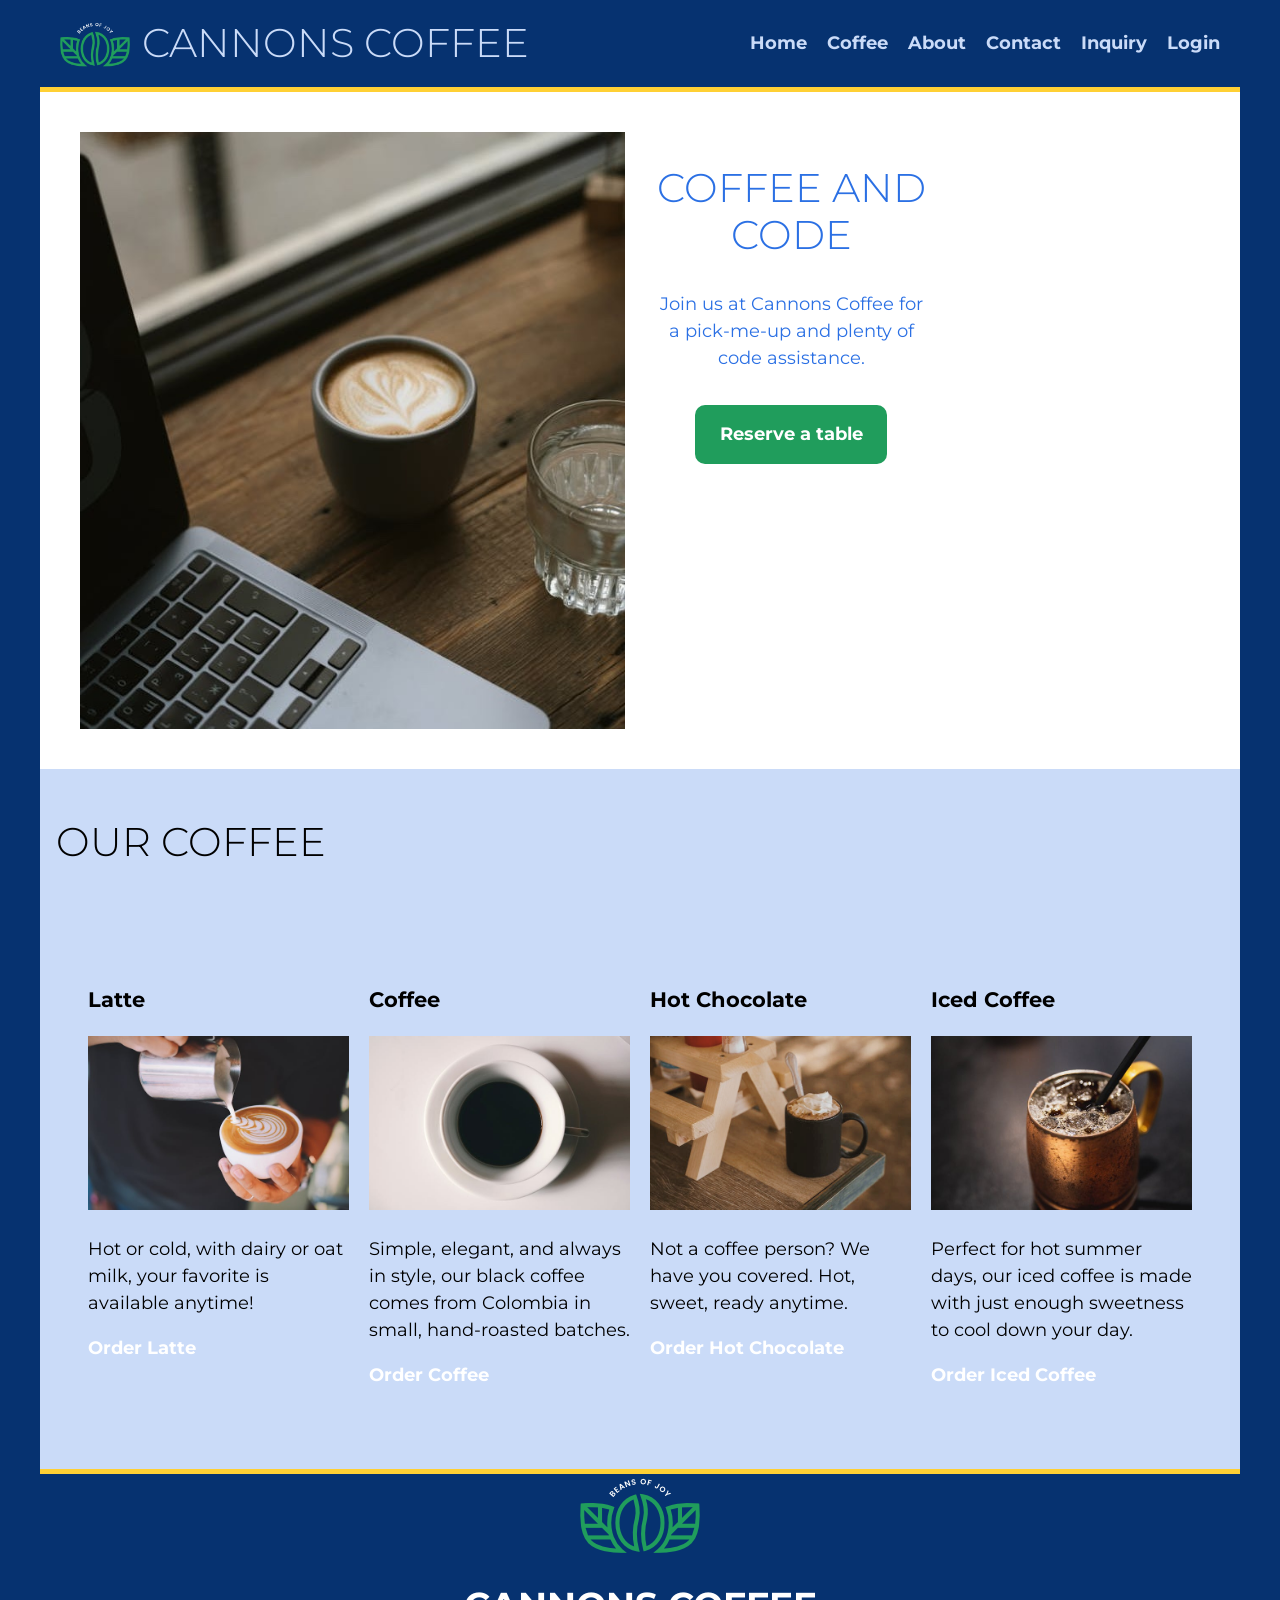
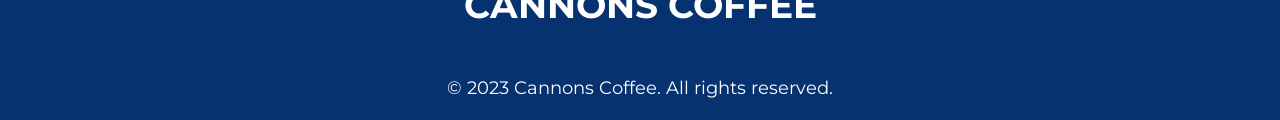
<file: index.html>
<!doctype html>
<html lang="en">

<head>
  <meta charset="UTF-8" />
  <meta name="viewport" content="width=device-width, initial-scale=1.0" />
  <title>Cannons Coffee</title>
  <link rel="stylesheet" href="css/style.css" />


</head>

<body>
  <div class="container">
    <header class="top-header">
      <div class="brand">
        <img src="images/cannons-coffee-logo.png" alt="Cannons Coffee logo" class="logo" />
        <h2>Cannons Coffee</h2>
      </div>

      <nav class="nav-bar">
        <ul>
          <ul>
            <li><a href="index.html">Home</a></li>
            <li><a href="latte.html">Coffee</a></li>
            <li><a href="about.html">About</a></li>
            <li><a href="mailto:shannonmartinez358@gmail.com">Contact</a></li>
            <li><a href="inquiry.html">Inquiry</a></li>
            <li><a href="login.html">Login</a></li>
          </ul>
        </ul>
      </nav>
    </header>

    <main>
      <div class="hero">
        <img src="images/coffee-computer.jpg" alt="Laptop with a cup of coffee and a glass of water on a table" />
        <div class="hero-text">
          <h2>Coffee and Code</h2>
          <p>
            Join us at Cannons Coffee for a pick-me-up and plenty of code
            assistance.
          </p>
          <a href="https://www.starbucks.com" target="_blank">Reserve a table</a>
        </div>
      </div>

      <div class="color-wrap">
        <h2>Our Coffee</h2>

        <div class="cards-wrapper">
          <div class="card">
            <h3>Latte</h3>
            <img src="images/latte.jpg" alt="Latte in a cup with latte art" />
            <p>
              Hot or cold, with dairy or oat milk, your favorite is available
              anytime!
            </p>
            <a href="latte.html">Order Latte</a>
          </div>

          <div class="card">
            <h3>Coffee</h3>
            <img src="images/coffee.jpg" alt="Coffee in a cup" />
            <p>
              Simple, elegant, and always in style, our black coffee comes from
              Colombia in small, hand-roasted batches.
            </p>
            <a href="coffee.html">Order Coffee</a>
          </div>

          <div class="card">
            <h3>Hot Chocolate</h3>
            <img src="images/hotchoc.jpg" alt="Hot chocolate in a cup" />
            <p>
              Not a coffee person? We have you covered. Hot, sweet, ready
              anytime.
            </p>
            <a href="hotchocolate.html">Order Hot Chocolate</a>
          </div>

          <div class="card">
            <h3>Iced Coffee</h3>
            <img src="images/iced.jpg" alt="Iced coffee in a mug with a straw" />
            <p>
              Perfect for hot summer days, our iced coffee is made with just
              enough sweetness to cool down your day.
            </p>
            <a href="https://www.starbucks.com/menu/product/471/hot" target="_blank">
              Order Iced Coffee
            </a>
          </div>
        </div>
      </div>
    </main>

    <footer>
      <img src="images/cannons-coffee-logo.png" alt="Cannons Coffee Logo" />
      <h1>CANNONS COFFEE</h1>
      <p>&copy; 2023 Cannons Coffee. All rights reserved.</p>
    </footer>
  </div>
</body>

</html>
</file>
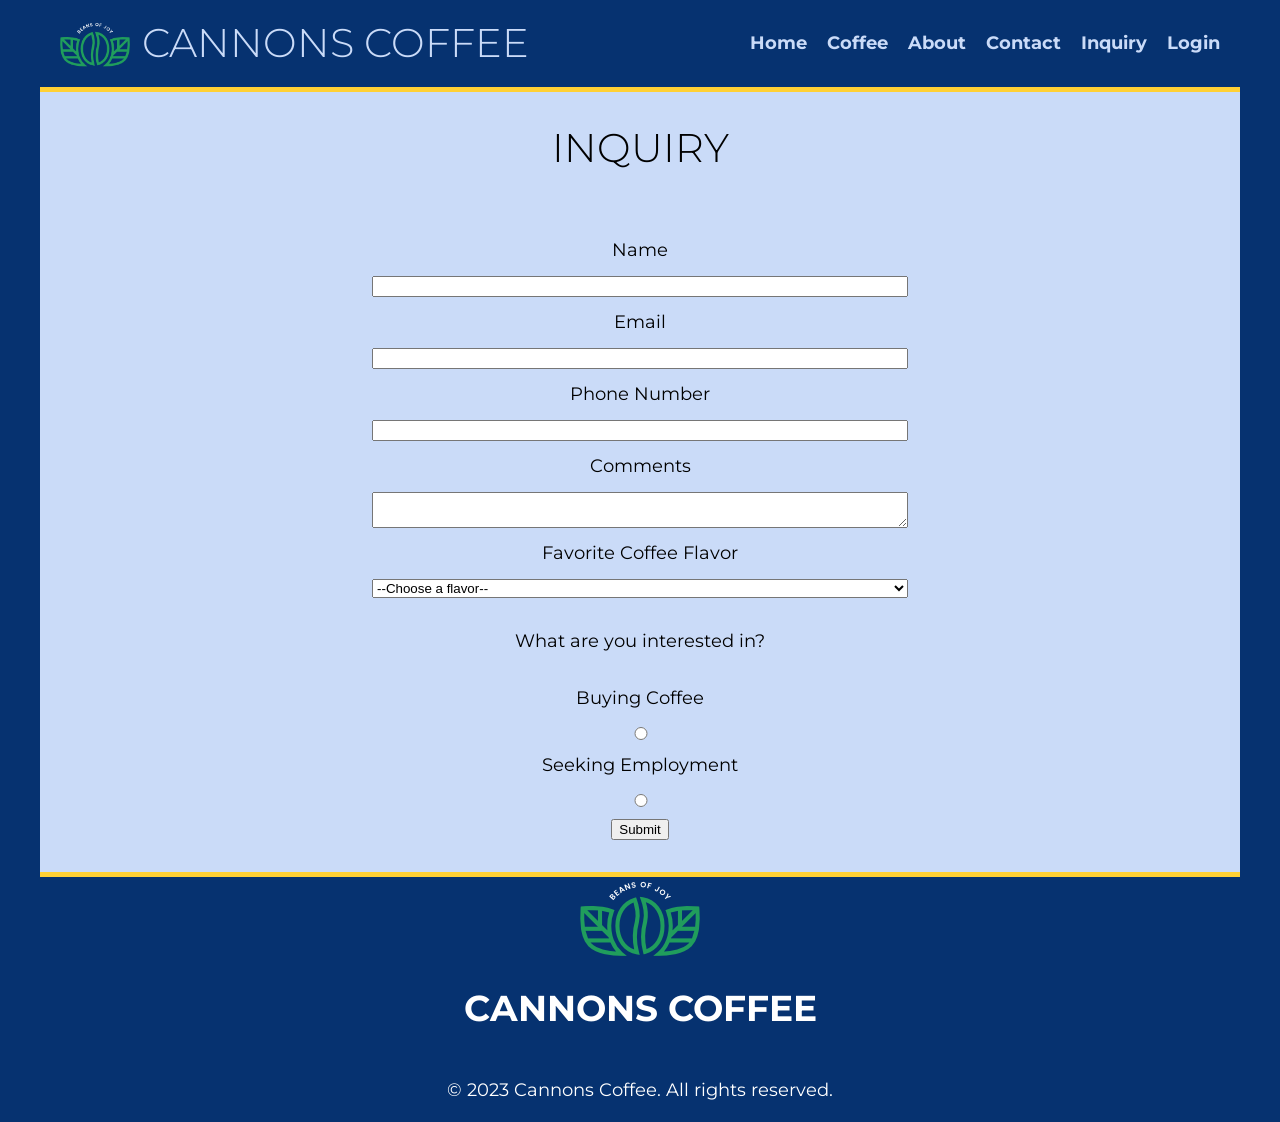
<file: inquiry.html>
<!doctype html>
<html lang="en">

<head>
    <meta charset="UTF-8" />
    <meta name="viewport" content="width=device-width, initial-scale=1.0" />
    <title>Cannons Coffee</title>
    <link rel="stylesheet" href="css/style.css" />


</head>

<body>
    <div class="container">
        <header class="top-header">
            <div class="brand">
                <img src="images/cannons-coffee-logo.png" alt="Cannons Coffee logo" class="logo" />
                <h2>Cannons Coffee</h2>
            </div>

            <nav class="nav-bar">
                <ul>
                    <ul>
                        <li><a href="index.html">Home</a></li>
                        <li><a href="latte.html">Coffee</a></li>
                        <li><a href="about.html">About</a></li>
                        <li><a href="mailto:shannonmartinez358@gmail.com">Contact</a></li>
                        <li><a href="inquiry.html">Inquiry</a></li>
                        <li><a href="login.html">Login</a></li>
                    </ul>
                </ul>
            </nav>
        </header>

        <main class="inquiry-section">

            <h2 class="inquiry-title">Inquiry</h2>

            <form class="form2">
                <label for="name">Name</label>
                <input type="text" id="name" name="name" />

                <label for="email">Email</label>
                <input type="email" id="email" name="email" />

                <label for="phone">Phone Number</label>
                <input type="tel" id="phone" name="phone" />

                <label for="comments">Comments</label>
                <textarea id="comments" name="comments"></textarea>

                <label for="flavor">Favorite Coffee Flavor</label>
                <select id="flavor" name="flavor">
                    <option value="">--Choose a flavor--</option>
                    <option value="vanilla">Vanilla</option>
                    <option value="mocha">Mocha</option>
                    <option value="hazelnut">Hazelnut</option>
                </select>

                <p class="inquiry-paragraph">What are you interested in?</p>

                <label for="buying-coffee">Buying Coffee</label>
                <input type="radio" id="buying-coffee" name="interest" value="buying coffee" />

                <label for="seeking-employment">Seeking Employment</label>
                <input type="radio" id="seeking-employment" name="interest" value="seeking employment" />

                <button type="submit">Submit</button>
            </form>


        </main>

        <footer>
            <img src="images/cannons-coffee-logo.png" alt="Cannons Coffee Logo" />
            <h1>CANNONS COFFEE</h1>
            <p>&copy; 2023 Cannons Coffee. All rights reserved.</p>
        </footer>
    </div>
    <script src="js/custom-inquiry.js"></script>
</body>

</html>
</file>
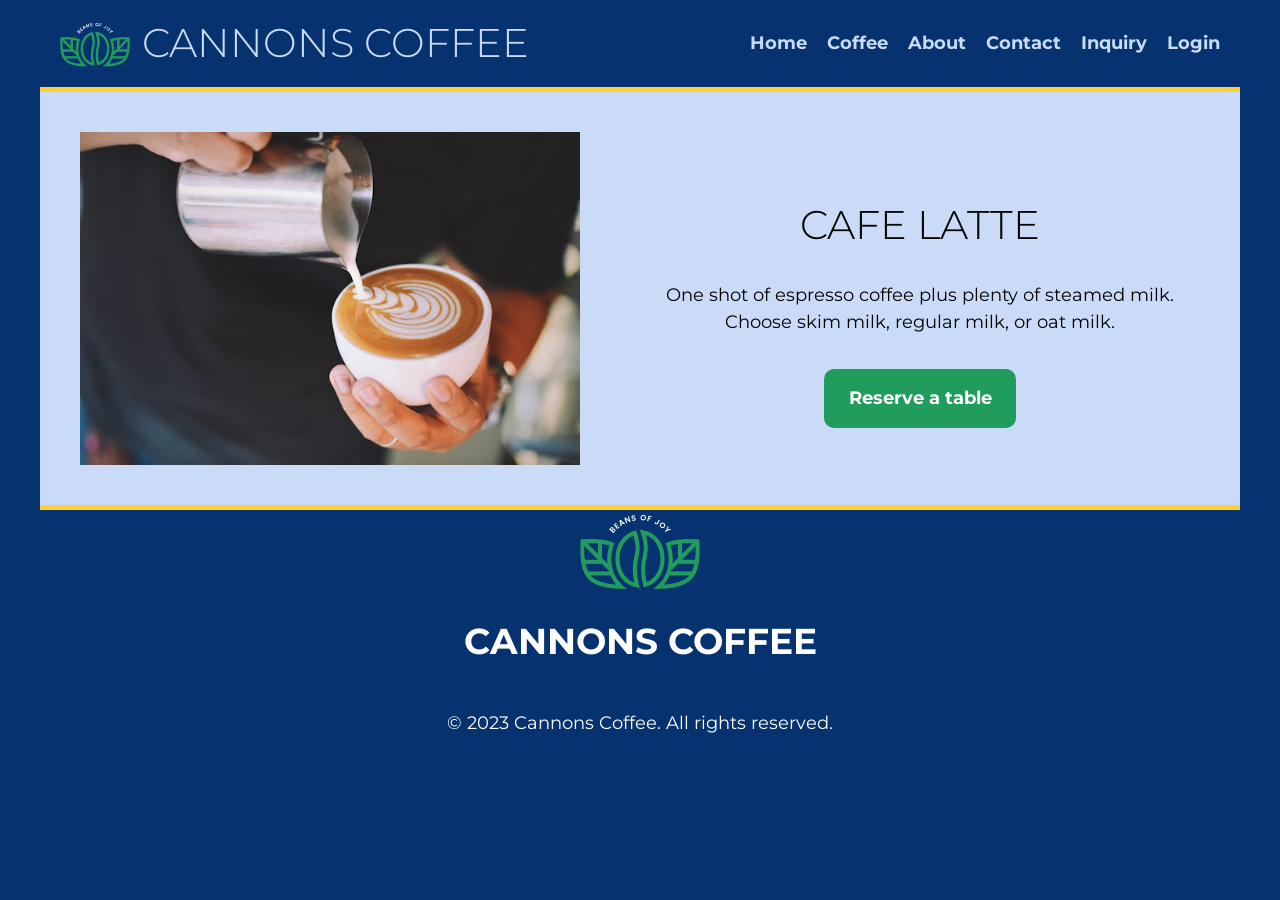
<file: latte.html>
<!doctype html>
<html lang="en">

<head>
  <meta charset="UTF-8" />
  <meta name="viewport" content="width=device-width, initial-scale=1.0" />
  <title>Document</title>
  <link rel="stylesheet" href="css/style.css" />
</head>

<body>
  <div class="container">
    <header class="top-header">
      <div class="brand">
        <img src="images/cannons-coffee-logo.png" alt="Cannons Coffee logo" class="logo" />
        <h2>Cannons Coffee</h2>
      </div>

      <nav class="nav-bar">
        <ul>
          <ul>
            <li><a href="index.html">Home</a></li>
            <li><a href="latte.html">Coffee</a></li>
            <li><a href="index.html">About</a></li>
            <li><a href="mailto:shannonmartinez358@gmail.com">Contact</a></li>
            <li><a href="inquiry.html">Inquiry</a></li>
            <li><a href="login.html">Login</a></li>
          </ul>
        </ul>
      </nav>
    </header>
    <main>

      <div class="latte-page-hero">
        <img src="images/latte.jpg" alt="Cafe Latte in a cup with latte art" />

        <div class="hero-text">
          <h2>Cafe Latte</h2>
          <p>
            One shot of espresso coffee plus plenty of steamed milk. Choose skim milk,
            regular milk, or oat milk.
          </p>
          <a href="https://www.starbucks.com" target="_blank">Reserve a table</a>
        </div>
      </div>
    </main>
    <footer>
      <img src="images/cannons-coffee-logo.png" alt="Cannons Coffee Logo " />
      <h1>CANNONS COFFEE</h1>
      <p>&copy; 2023 Cannons Coffee. All rights reserved.</p>
    </footer>
  </div>
  <script src="js/custom-inquiry.js"></script>

</body>

</html>
</file>
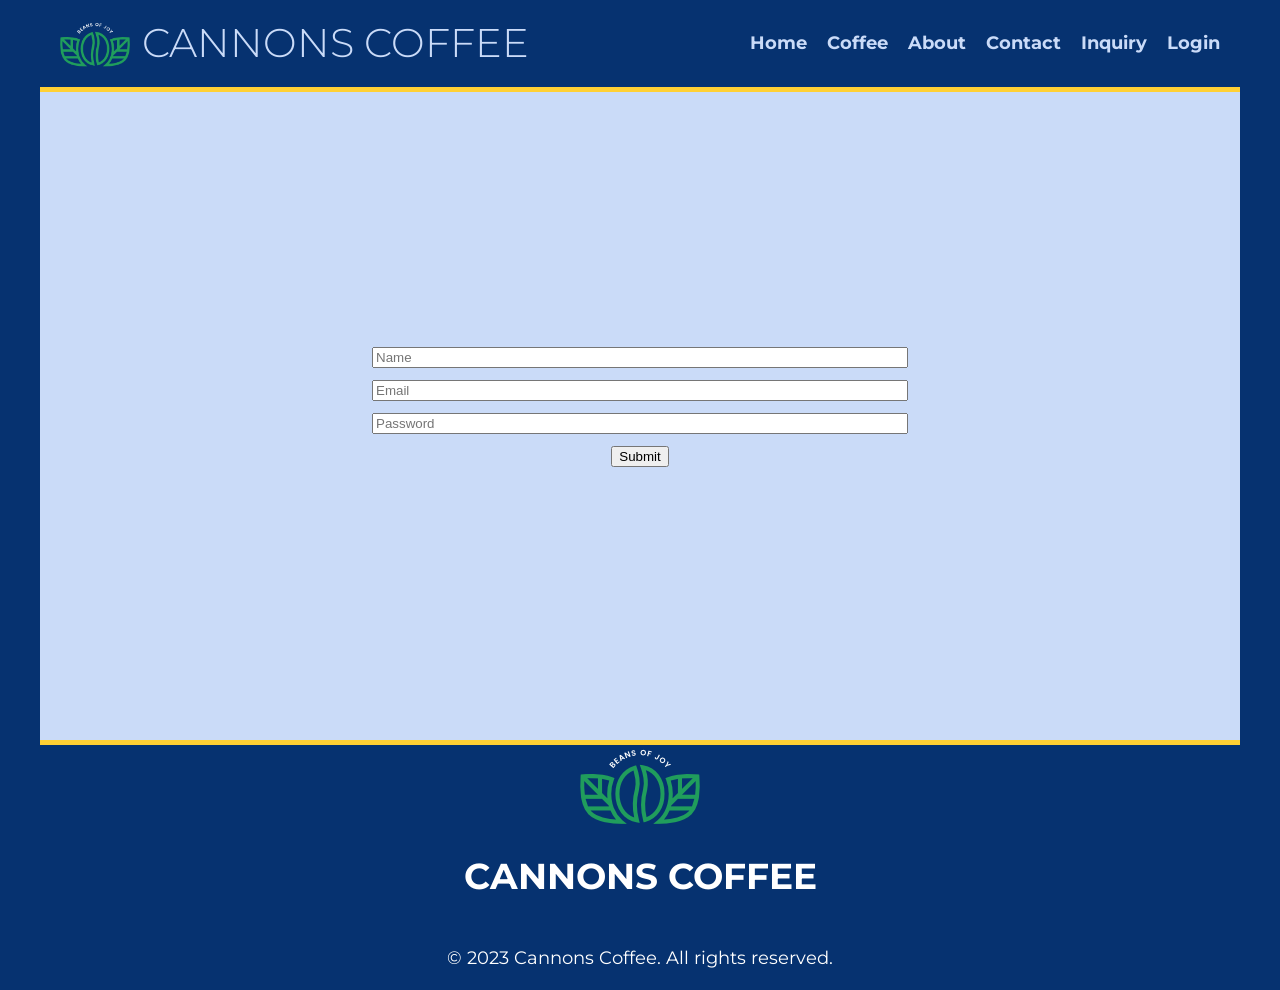
<file: login.html>
<!DOCTYPE html>
<html lang="en">

<head>
    <meta charset="UTF-8">
    <meta name="viewport" content="width=device-width, initial-scale=1.0">
    <title>Document</title>
    <link rel="stylesheet" href="css/style.css" />

</head>

<body>
    <div class="container">
        <header class="top-header">
            <div class="brand">
                <img src="images/cannons-coffee-logo.png" alt="Cannons Coffee logo" class="logo" />
                <h2>Cannons Coffee</h2>
            </div>

            <nav class="nav-bar">
                <ul>
                    <ul>
                        <li><a href="index.html">Home</a></li>
                        <li><a href="latte.html">Coffee</a></li>
                        <li><a href="index.html">About</a></li>
                        <li><a href="mailto:shannonmartinez358@gmail.com">Contact</a></li>
                        <li><a href="inquiry.html">Inquiry</a></li>
                        <li><a href="login.html">Login</a></li>
                    </ul>
                </ul>
            </nav>
        </header>
        <main>
            <form class="login">
                <input type="text" id="name" name="name" placeholder="Name" required />
                <input type="email" id="email" name="email" placeholder="Email" required />
                <input type="password" id="password" name="password" placeholder="Password" required />
                <button type="submit">Submit</button>
            </form>
            <p id="welcomeMessage"></p>

        </main>
        <footer>
            <img src="images/cannons-coffee-logo.png" alt="Cannons Coffee Logo " />
            <h1>CANNONS COFFEE</h1>
            <p>&copy; 2023 Cannons Coffee. All rights reserved.</p>
        </footer>
    </div>
    <script src="js/custom-login.js"></script>
</body>

</html>
</file>
<file: css/style.css>
@import url("https://fonts.googleapis.com/css2?family=Montserrat:ital,wght@0,100..900;1,100..900&display=swap");

/* BASIC FORMATTING */
html {
  box-sizing: border-box;
}

*,
*:before,
*:after {
  box-sizing: inherit;
}

img {
  max-width: 100%;
}

body {
  font-family: "Montserrat", sans-serif;
  font-size: 1.125rem;
  line-height: 1.5;
  color: black;
  background-color: #063270;
  margin: 0;
  padding: 0;
}
.container {
   max-width: 1200px;
  margin: 0 auto;

}
main {
 
  border-bottom: 5px solid #ffd034;
  border-top: 5px solid #ffd034;
  background-color: #cadbf8;

}



h2 {
  font-size: 2.5rem;
  line-height: 1.16672;
  font-weight: 300;
  text-transform: uppercase;
}
.top-header {
  display: flex;
  flex-direction: column;
  justify-content: center;
  align-items: center;
  padding: 20px;
}

.brand {
  display: flex;
  align-items: center;
  gap: 12px;
}

.logo {
  width: 70px;
  height: auto;
  display: block;
}

.brand h2 {
  margin: 0;
  color: #cadbf8;
}

.nav-bar ul {
  display: flex;
  gap: 20px;
  list-style: none;
  margin: 0;
  padding: 0;color: #cadbf8;
}

.nav-bar a {
  text-decoration: none;
  color: #cadbf8;
}



 .cards-wrapper {
  display: grid;
  grid-template-columns: 1fr;
  gap: 20px;
  padding: 2rem;  
  margin: 2rem auto; 
}

.hero {
     display: grid;
  grid-template-columns: 1fr 1fr;
  justify-content: space-between;
  gap: 30px;
  padding: 40px;
   color: #2b70e4;
  background-color:  white;
}
.latte-page-hero {
  display: flex;
  align-items: center;
  justify-content: space-between;
  gap: 30px;
  padding: 40px;
}

.latte-page-hero img {
  width: 50%;
  max-width: 500px;
  height: auto;
  display: block;
}

.hero-text {
  width: 50%;
  text-align: center;
}


a {
  color: #ffffff;
  text-decoration: none;
  font-weight: bold;
  margin-top: 1rem;
}


.hero-text a {
  background-color: #209d5c;
  padding: 1rem;
  border-radius: 10px;
  text-align: center;
  width: 12rem;
    display: inline-block;
  margin-top: 15px;
  text-decoration: none;
}

.inquiry-title, label {
  text-align: center;

  
}
.form2 {
  display: flex;
  flex-direction:column;
  align-items: center;
}
form {
  padding: 2rem;
  display: flex;
  flex-direction: column;
  align-items: flex-start;
  gap: 0.75rem;
  text-align: left;
  max-width: 600px;
  margin: 0 auto;
}


form label,
form input,
form select,
form textarea,
form button {
  display: block;
  width: 100%;
}

form button {
  width: auto;
}


.form-group {
  display: flex;
  flex-direction: column;
}


footer {
  color: white;
  display: flex;
  flex-direction: column;
  align-items: center;
  justify-content: center;
  text-align: center;
  margin: 0 auto;
}

.color-wrap {
  padding: 1rem;
  background-color: #cadbf8;
   display: grid;
    grid-template-columns: 1fr;
}

.login {
  min-height: 70vh;
  display: flex;
  justify-content: center;
  align-items: center;
  text-align: center;
}  

@media (min-width: 650px) {
  .cards-wrapper {
    display: grid;
    grid-template-columns: 1fr 1fr;
  }
}

@media (min-width: 1000px) {
  .top-header {
    flex-direction: row;
    justify-content: space-between;
  }
  .nav-bar > div {
    display: flex;
    justify-content: space-between;
    align-items: center;
    width: 75%;
  }

  .logobar {
    display: flex;
    align-items: center;
    justify-content: flex-start;
  }

  nav {
    margin-left: auto;
  }

  nav ul {
    display: flex;
    justify-content: flex-end;
    gap: 15px;
    list-style: none;
    margin: 0;
    padding: 0;
 
 }
 .cards-wrapper {
    display: grid;
    grid-template-columns: 1fr 1fr 1fr 1fr;
  }
}
</file>
